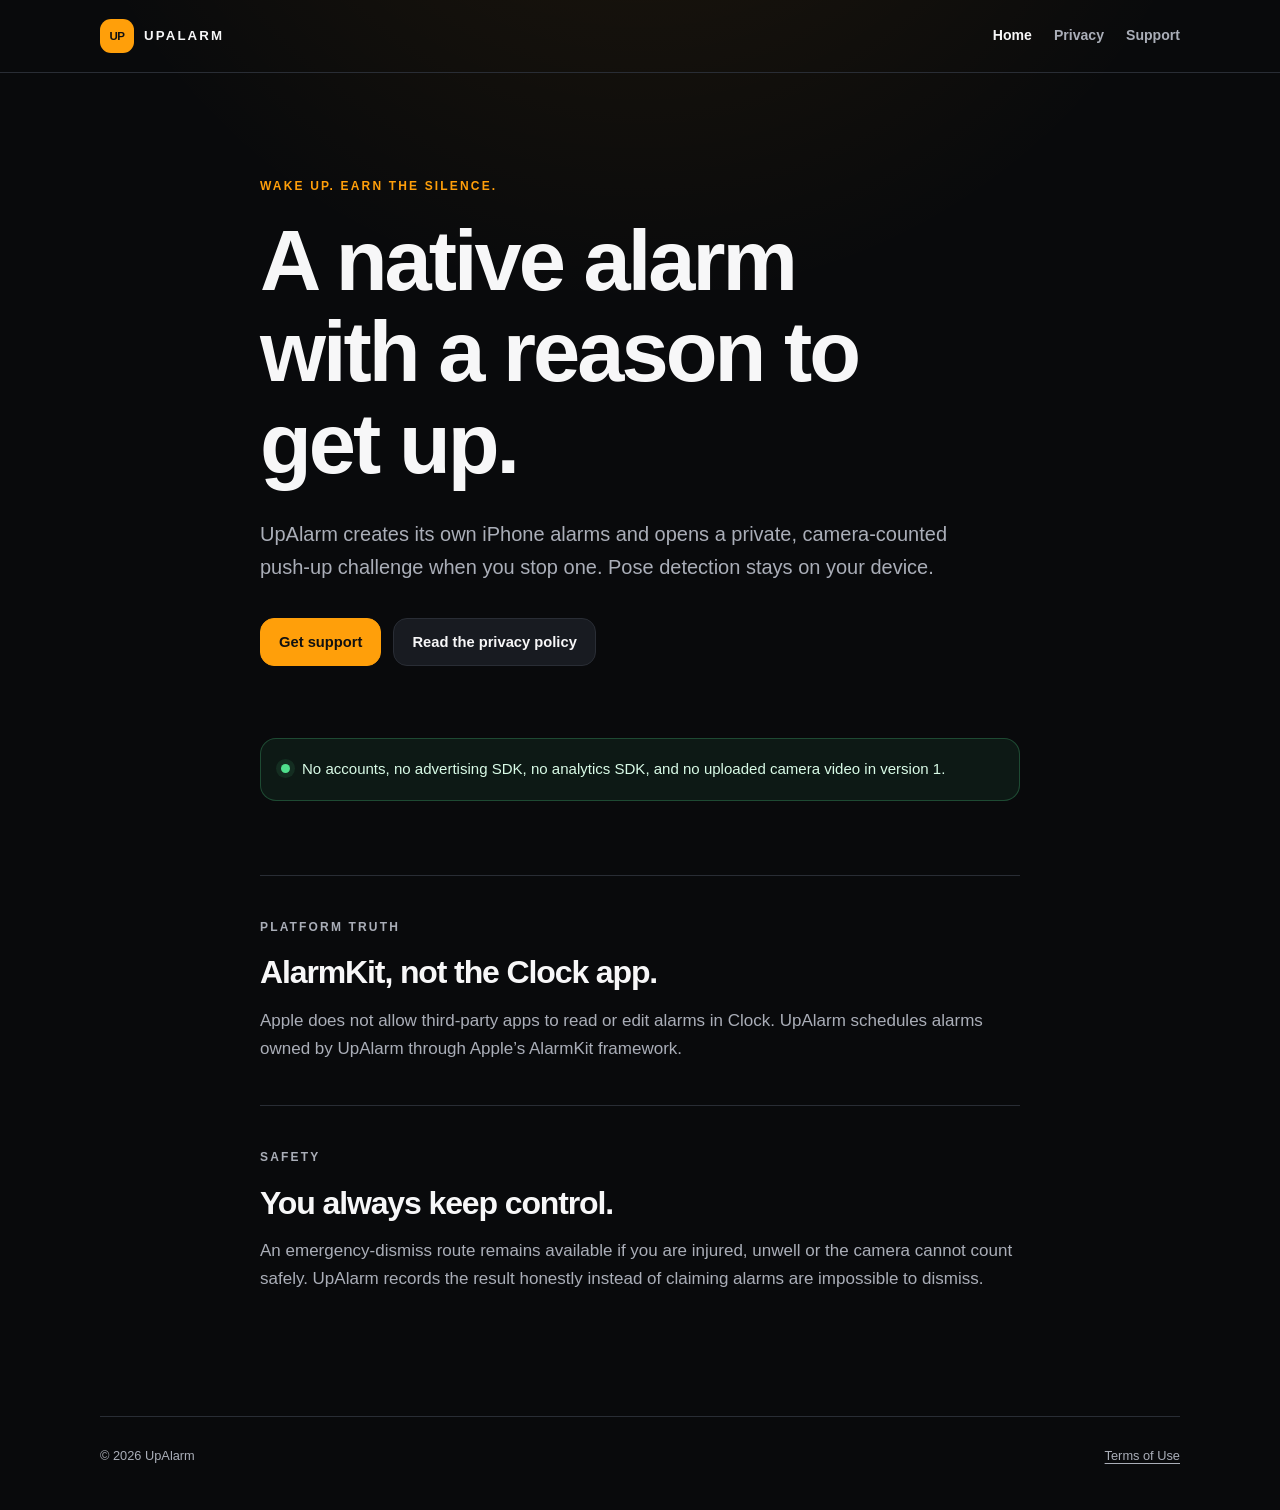
<file: index.html>
<!doctype html>
<html lang="en-GB">
<head>
  <meta charset="utf-8">
  <meta name="viewport" content="width=device-width, initial-scale=1">
  <meta name="description" content="UpAlarm support and privacy information.">
  <title>UpAlarm — Support and privacy</title>
  <link rel="icon" href="favicon.svg" type="image/svg+xml">
  <link rel="stylesheet" href="styles.css">
</head>
<body>
  <header class="site-header">
    <nav class="site-nav" aria-label="Primary navigation">
      <a class="brand" href="index.html" aria-current="page"><span class="brand-mark">UP</span> UPALARM</a>
      <div class="nav-links">
        <a href="index.html" aria-current="page">Home</a>
        <a href="privacy.html">Privacy</a>
        <a href="support.html">Support</a>
      </div>
    </nav>
  </header>

  <main>
    <section class="hero">
      <p class="eyebrow">Wake up. Earn the silence.</p>
      <h1>A native alarm with a reason to get up.</h1>
      <p class="lede">UpAlarm creates its own iPhone alarms and opens a private, camera-counted push-up challenge when you stop one. Pose detection stays on your device.</p>
      <div class="actions">
        <a class="button primary" href="support.html">Get support</a>
        <a class="button" href="privacy.html">Read the privacy policy</a>
      </div>
    </section>

    <p class="trust-line"><span class="trust-dot" aria-hidden="true"></span><span>No accounts, no advertising SDK, no analytics SDK, and no uploaded camera video in version 1.</span></p>

    <section class="document-section">
      <p class="eyebrow">Platform truth</p>
      <h2>AlarmKit, not the Clock app.</h2>
      <p>Apple does not allow third-party apps to read or edit alarms in Clock. UpAlarm schedules alarms owned by UpAlarm through Apple’s AlarmKit framework.</p>
    </section>

    <section class="document-section">
      <p class="eyebrow">Safety</p>
      <h2>You always keep control.</h2>
      <p>An emergency-dismiss route remains available if you are injured, unwell or the camera cannot count safely. UpAlarm records the result honestly instead of claiming alarms are impossible to dismiss.</p>
    </section>
  </main>

  <footer class="site-footer">
    <p>© 2026 UpAlarm</p>
    <p><a href="https://www.apple.com/legal/internet-services/itunes/dev/stdeula/">Terms of Use</a></p>
  </footer>
</body>
</html>
</file>
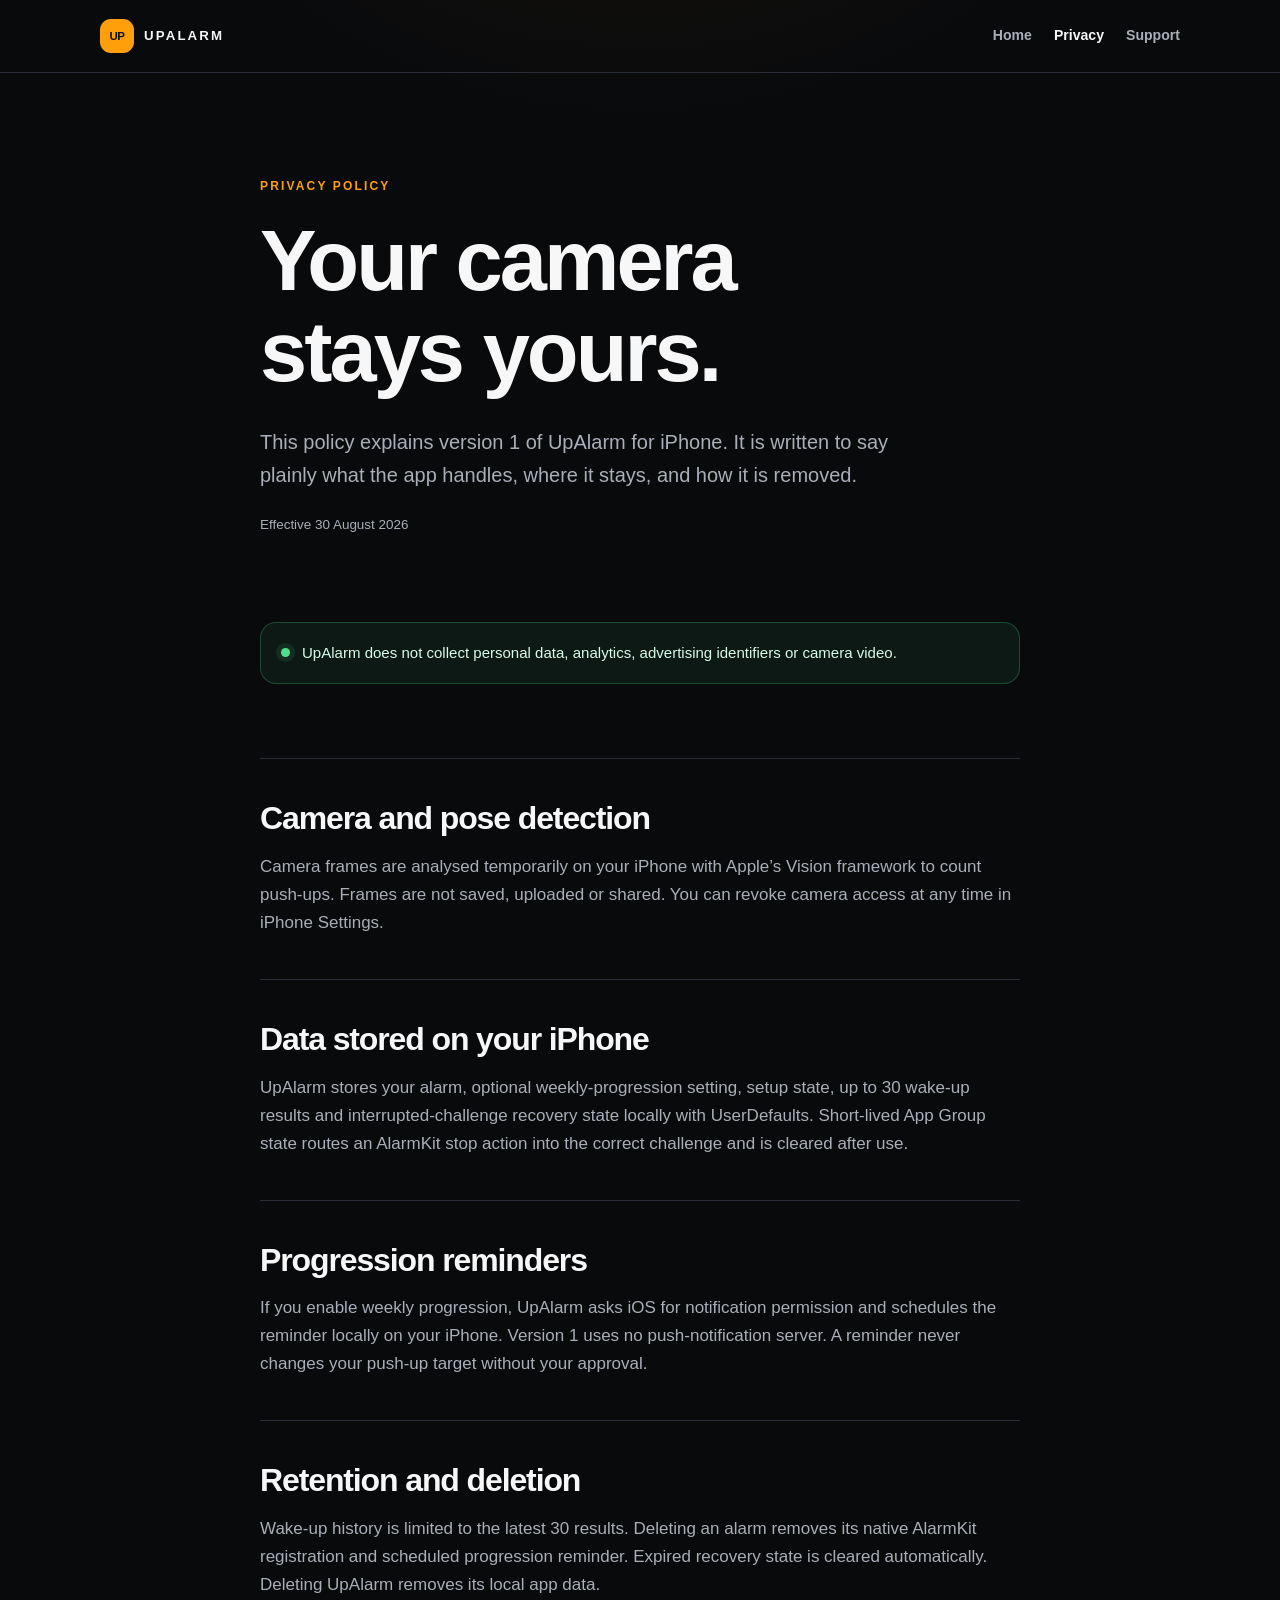
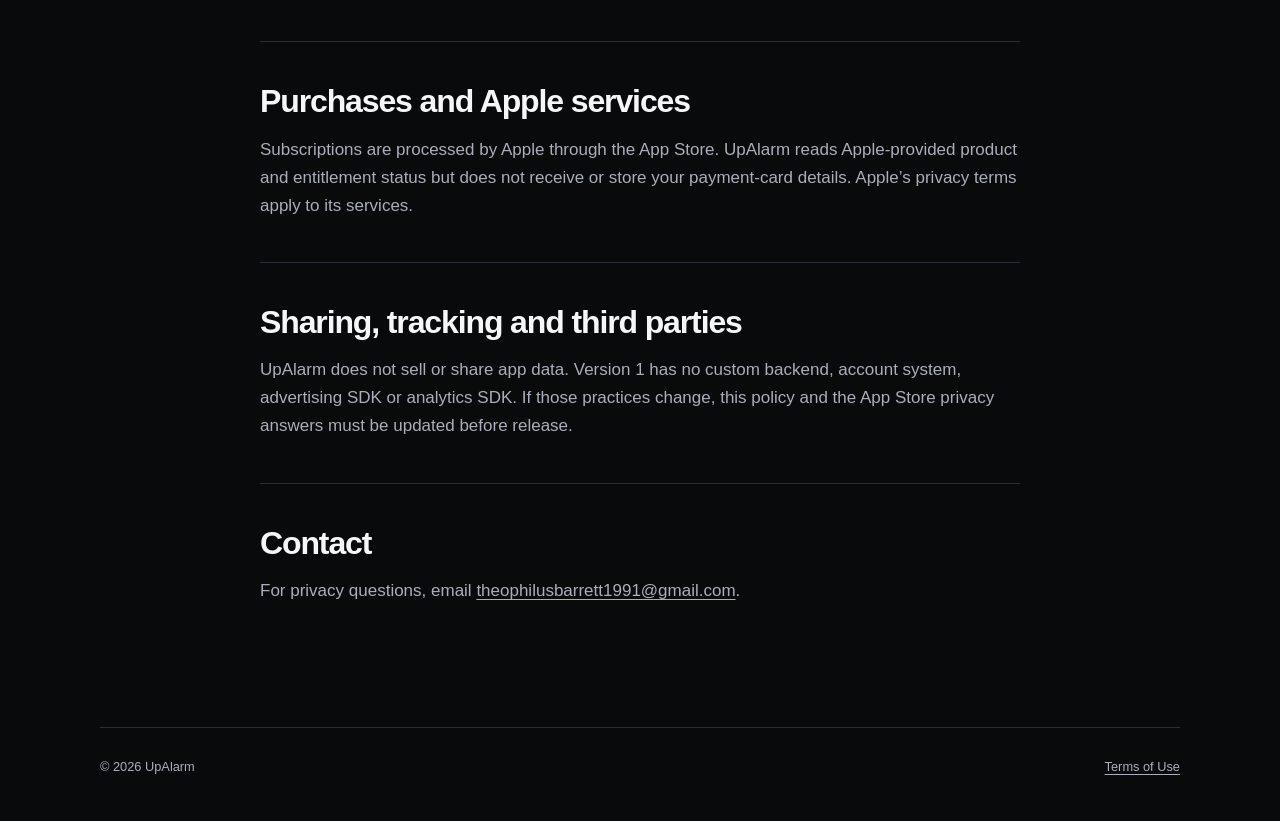
<file: privacy.html>
<!doctype html>
<html lang="en-GB">
<head>
  <meta charset="utf-8">
  <meta name="viewport" content="width=device-width, initial-scale=1">
  <meta name="description" content="UpAlarm privacy policy.">
  <title>Privacy policy — UpAlarm</title>
  <link rel="icon" href="favicon.svg" type="image/svg+xml">
  <link rel="stylesheet" href="styles.css">
</head>
<body>
  <header class="site-header">
    <nav class="site-nav" aria-label="Primary navigation">
      <a class="brand" href="index.html"><span class="brand-mark">UP</span> UPALARM</a>
      <div class="nav-links">
        <a href="index.html">Home</a>
        <a href="privacy.html" aria-current="page">Privacy</a>
        <a href="support.html">Support</a>
      </div>
    </nav>
  </header>

  <main>
    <section class="hero">
      <p class="eyebrow">Privacy policy</p>
      <h1>Your camera stays yours.</h1>
      <p class="lede">This policy explains version 1 of UpAlarm for iPhone. It is written to say plainly what the app handles, where it stays, and how it is removed.</p>
      <p class="meta">Effective 30 August 2026</p>
    </section>

    <p class="trust-line"><span class="trust-dot" aria-hidden="true"></span><span>UpAlarm does not collect personal data, analytics, advertising identifiers or camera video.</span></p>

    <section class="document-section">
      <h2>Camera and pose detection</h2>
      <p>Camera frames are analysed temporarily on your iPhone with Apple’s Vision framework to count push-ups. Frames are not saved, uploaded or shared. You can revoke camera access at any time in iPhone Settings.</p>
    </section>

    <section class="document-section">
      <h2>Data stored on your iPhone</h2>
      <p>UpAlarm stores your alarm, optional weekly-progression setting, setup state, up to 30 wake-up results and interrupted-challenge recovery state locally with UserDefaults. Short-lived App Group state routes an AlarmKit stop action into the correct challenge and is cleared after use.</p>
    </section>

    <section class="document-section">
      <h2>Progression reminders</h2>
      <p>If you enable weekly progression, UpAlarm asks iOS for notification permission and schedules the reminder locally on your iPhone. Version 1 uses no push-notification server. A reminder never changes your push-up target without your approval.</p>
    </section>

    <section class="document-section">
      <h2>Retention and deletion</h2>
      <p>Wake-up history is limited to the latest 30 results. Deleting an alarm removes its native AlarmKit registration and scheduled progression reminder. Expired recovery state is cleared automatically. Deleting UpAlarm removes its local app data.</p>
    </section>

    <section class="document-section">
      <h2>Purchases and Apple services</h2>
      <p>Subscriptions are processed by Apple through the App Store. UpAlarm reads Apple-provided product and entitlement status but does not receive or store your payment-card details. Apple’s privacy terms apply to its services.</p>
    </section>

    <section class="document-section">
      <h2>Sharing, tracking and third parties</h2>
      <p>UpAlarm does not sell or share app data. Version 1 has no custom backend, account system, advertising SDK or analytics SDK. If those practices change, this policy and the App Store privacy answers must be updated before release.</p>
    </section>

    <section class="document-section">
      <h2>Contact</h2>
      <p>For privacy questions, email <a href="mailto:theophilusbarrett1991@gmail.com">theophilusbarrett1991@gmail.com</a>.</p>
    </section>
  </main>

  <footer class="site-footer">
    <p>© 2026 UpAlarm</p>
    <p><a href="https://www.apple.com/legal/internet-services/itunes/dev/stdeula/">Terms of Use</a></p>
  </footer>
</body>
</html>
</file>
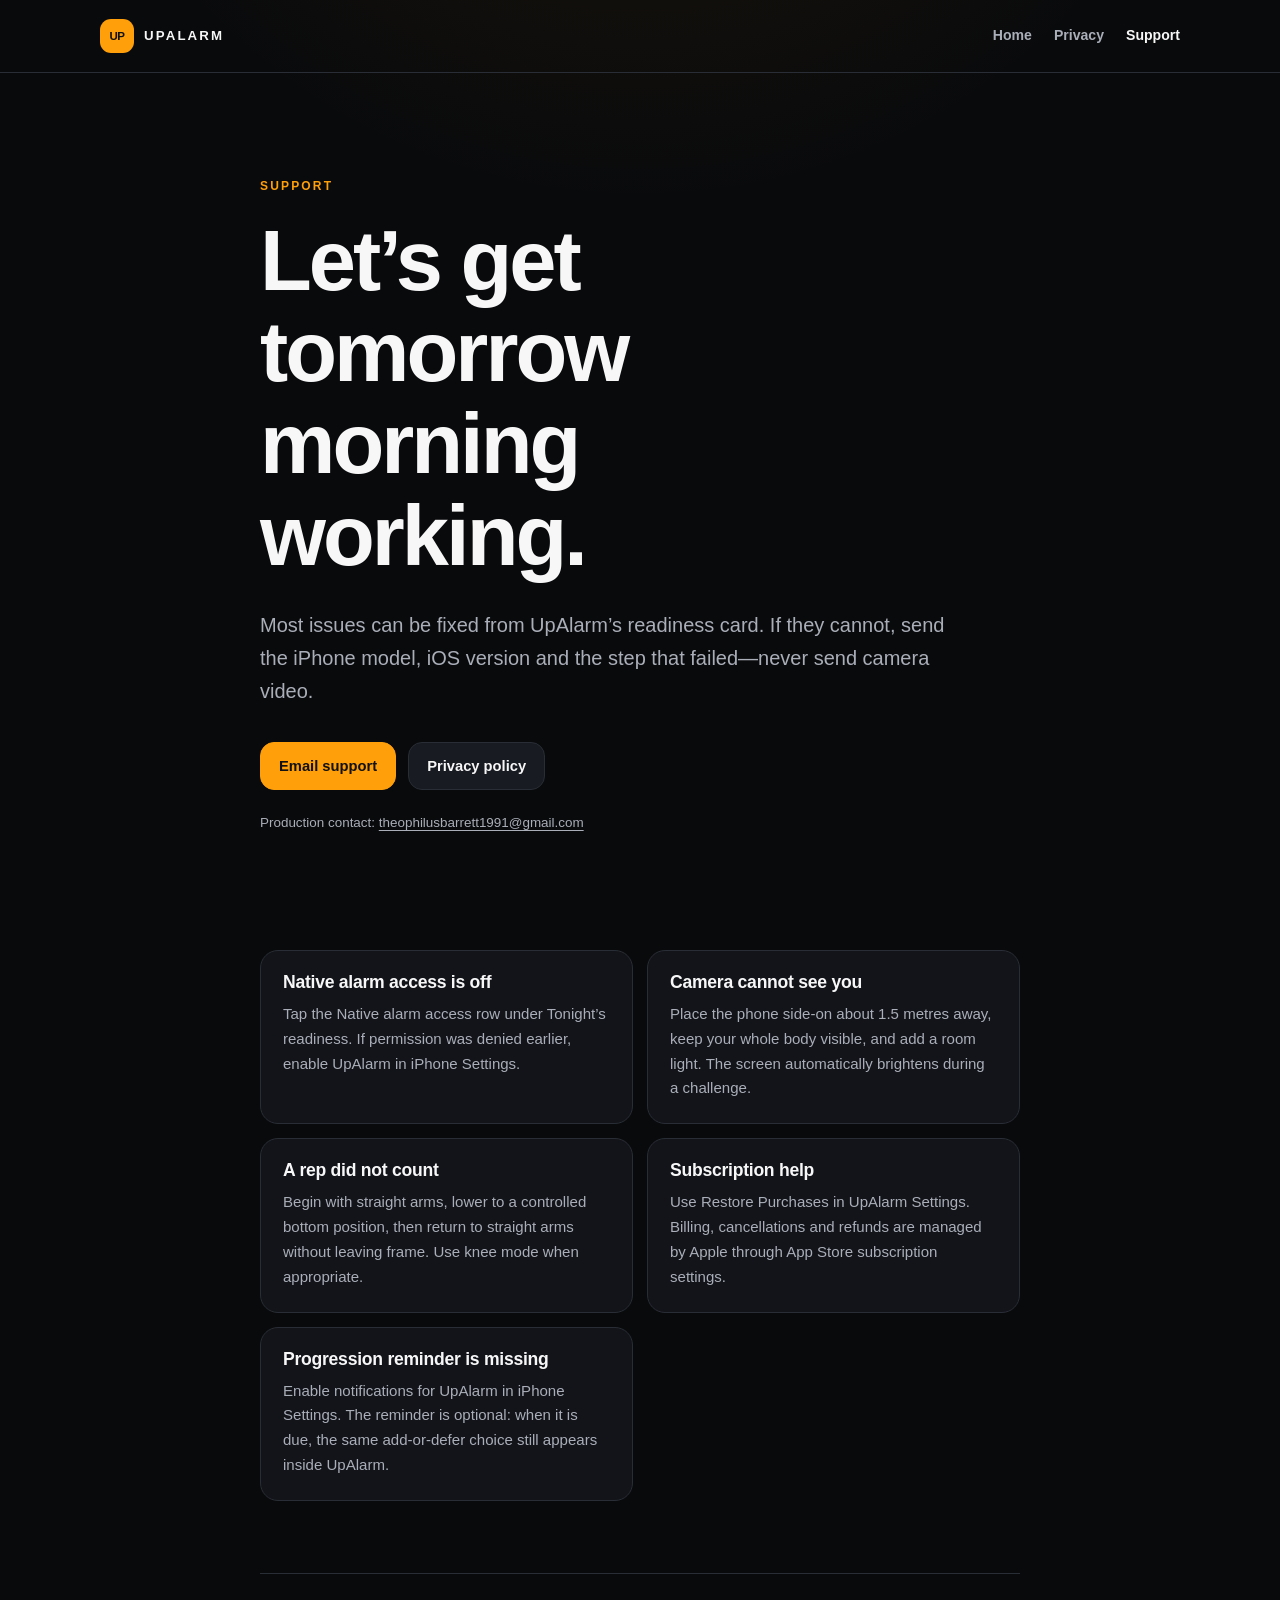
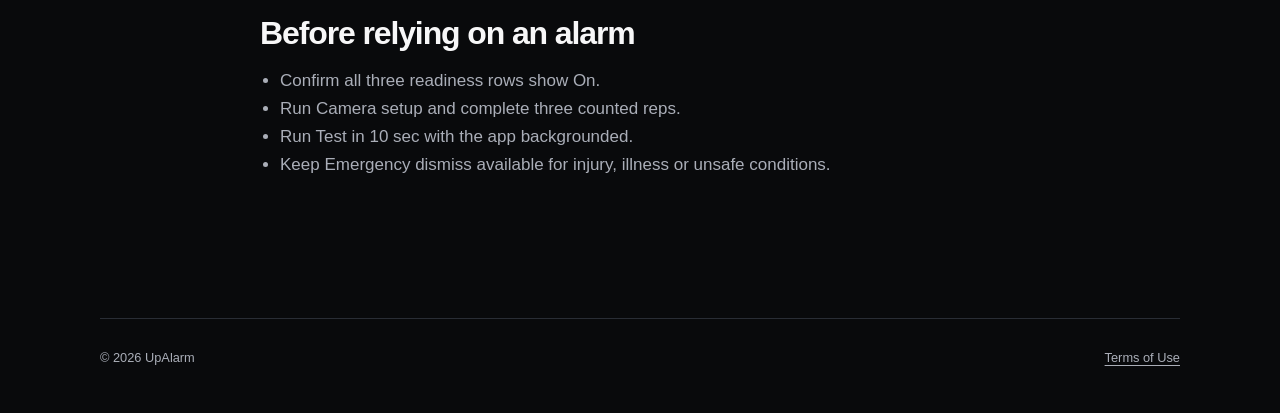
<file: support.html>
<!doctype html>
<html lang="en-GB">
<head>
  <meta charset="utf-8">
  <meta name="viewport" content="width=device-width, initial-scale=1">
  <meta name="description" content="Get help with UpAlarm for iPhone.">
  <title>Support — UpAlarm</title>
  <link rel="icon" href="favicon.svg" type="image/svg+xml">
  <link rel="stylesheet" href="styles.css">
</head>
<body>
  <header class="site-header">
    <nav class="site-nav" aria-label="Primary navigation">
      <a class="brand" href="index.html"><span class="brand-mark">UP</span> UPALARM</a>
      <div class="nav-links">
        <a href="index.html">Home</a>
        <a href="privacy.html">Privacy</a>
        <a href="support.html" aria-current="page">Support</a>
      </div>
    </nav>
  </header>

  <main>
    <section class="hero">
      <p class="eyebrow">Support</p>
      <h1>Let’s get tomorrow morning working.</h1>
      <p class="lede">Most issues can be fixed from UpAlarm’s readiness card. If they cannot, send the iPhone model, iOS version and the step that failed—never send camera video.</p>
      <div class="actions">
        <a class="button primary" href="mailto:theophilusbarrett1991@gmail.com">Email support</a>
        <a class="button" href="privacy.html">Privacy policy</a>
      </div>
      <p class="meta">Production contact: <a href="mailto:theophilusbarrett1991@gmail.com">theophilusbarrett1991@gmail.com</a></p>
    </section>

    <div class="support-grid" aria-label="Common support topics">
      <section class="support-card">
        <h2>Native alarm access is off</h2>
        <p>Tap the Native alarm access row under Tonight’s readiness. If permission was denied earlier, enable UpAlarm in iPhone Settings.</p>
      </section>
      <section class="support-card">
        <h2>Camera cannot see you</h2>
        <p>Place the phone side-on about 1.5 metres away, keep your whole body visible, and add a room light. The screen automatically brightens during a challenge.</p>
      </section>
      <section class="support-card">
        <h2>A rep did not count</h2>
        <p>Begin with straight arms, lower to a controlled bottom position, then return to straight arms without leaving frame. Use knee mode when appropriate.</p>
      </section>
      <section class="support-card">
        <h2>Subscription help</h2>
        <p>Use Restore Purchases in UpAlarm Settings. Billing, cancellations and refunds are managed by Apple through App Store subscription settings.</p>
      </section>
      <section class="support-card">
        <h2>Progression reminder is missing</h2>
        <p>Enable notifications for UpAlarm in iPhone Settings. The reminder is optional: when it is due, the same add-or-defer choice still appears inside UpAlarm.</p>
      </section>
    </div>

    <section class="document-section">
      <h2>Before relying on an alarm</h2>
      <ul>
        <li>Confirm all three readiness rows show On.</li>
        <li>Run Camera setup and complete three counted reps.</li>
        <li>Run Test in 10 sec with the app backgrounded.</li>
        <li>Keep Emergency dismiss available for injury, illness or unsafe conditions.</li>
      </ul>
    </section>
  </main>

  <footer class="site-footer">
    <p>© 2026 UpAlarm</p>
    <p><a href="https://www.apple.com/legal/internet-services/itunes/dev/stdeula/">Terms of Use</a></p>
  </footer>
</body>
</html>
</file>
<file: styles.css>
:root {
  color-scheme: dark;
  --background: #090a0c;
  --surface: #121419;
  --surface-raised: #181b21;
  --text: #f7f7f8;
  --muted: #aaaeb8;
  --rule: #292d35;
  --accent: #ff9f0a;
  --accent-soft: rgb(255 159 10 / 12%);
  --success: #4fdf8c;
  --content: 760px;
  font-family: ui-rounded, -apple-system, BlinkMacSystemFont, "SF Pro Rounded", "Segoe UI", sans-serif;
  font-synthesis: none;
}

* {
  box-sizing: border-box;
}

html {
  background: var(--background);
  scroll-behavior: smooth;
}

body {
  min-width: 320px;
  margin: 0;
  background:
    radial-gradient(circle at 50% -20%, rgb(255 159 10 / 10%), transparent 38rem),
    var(--background);
  color: var(--text);
  font-size: 17px;
  line-height: 1.65;
  text-rendering: optimizeLegibility;
}

a {
  color: inherit;
  text-underline-offset: 0.2em;
}

a:hover {
  color: var(--accent);
}

a:focus-visible {
  outline: 3px solid var(--accent);
  outline-offset: 4px;
  border-radius: 4px;
}

.site-header {
  border-bottom: 1px solid var(--rule);
}

.site-nav {
  width: min(calc(100% - 40px), 1080px);
  min-height: 72px;
  margin: 0 auto;
  display: flex;
  align-items: center;
  justify-content: space-between;
  gap: 24px;
}

.brand {
  display: inline-flex;
  align-items: center;
  gap: 10px;
  font-size: 0.83rem;
  font-weight: 800;
  letter-spacing: 0.16em;
  text-decoration: none;
}

.brand-mark {
  width: 34px;
  height: 34px;
  display: grid;
  place-items: center;
  border-radius: 11px;
  background: var(--accent);
  color: #111;
  font-size: 0.72rem;
  letter-spacing: -0.04em;
}

.nav-links {
  display: flex;
  align-items: center;
  gap: 22px;
  font-size: 0.88rem;
  font-weight: 650;
}

.nav-links a {
  color: var(--muted);
  text-decoration: none;
}

.nav-links a[aria-current="page"],
.nav-links a:hover {
  color: var(--text);
}

main {
  width: min(calc(100% - 40px), var(--content));
  margin: 0 auto;
}

.hero {
  padding: 104px 0 72px;
}

.eyebrow {
  margin: 0 0 18px;
  color: var(--accent);
  font-size: 0.75rem;
  font-weight: 800;
  letter-spacing: 0.18em;
  text-transform: uppercase;
}

h1,
h2 {
  margin: 0;
  letter-spacing: -0.035em;
  line-height: 1.08;
}

h1 {
  max-width: 14ch;
  font-size: clamp(2.7rem, 7vw, 5.3rem);
}

h2 {
  font-size: clamp(1.45rem, 3vw, 2rem);
}

.lede {
  max-width: 62ch;
  margin: 28px 0 0;
  color: var(--muted);
  font-size: clamp(1.05rem, 2vw, 1.25rem);
}

.actions {
  margin-top: 34px;
  display: flex;
  flex-wrap: wrap;
  gap: 12px;
}

.button {
  min-height: 48px;
  padding: 11px 18px;
  display: inline-flex;
  align-items: center;
  justify-content: center;
  border: 1px solid var(--rule);
  border-radius: 14px;
  background: var(--surface-raised);
  font-size: 0.92rem;
  font-weight: 750;
  text-decoration: none;
}

.button.primary {
  border-color: var(--accent);
  background: var(--accent);
  color: #111;
}

.button:hover {
  border-color: var(--accent);
  color: var(--text);
}

.button.primary:hover {
  color: #111;
  filter: brightness(1.08);
}

.trust-line {
  margin: 0 0 74px;
  padding: 18px 20px;
  display: flex;
  align-items: flex-start;
  gap: 12px;
  border: 1px solid rgb(79 223 140 / 25%);
  border-radius: 16px;
  background: rgb(79 223 140 / 7%);
  color: #d9fbe7;
  font-size: 0.94rem;
}

.trust-dot {
  flex: 0 0 auto;
  width: 9px;
  height: 9px;
  margin-top: 0.48rem;
  border-radius: 50%;
  background: var(--success);
  box-shadow: 0 0 0 5px rgb(79 223 140 / 10%);
}

.document-section {
  padding: 42px 0;
  border-top: 1px solid var(--rule);
}

.document-section p,
.document-section li {
  color: var(--muted);
}

.document-section p:last-child {
  margin-bottom: 0;
}

.document-section strong {
  color: var(--text);
}

.document-section ul {
  padding-left: 1.25rem;
}

.meta {
  margin-top: 22px;
  color: var(--muted);
  font-size: 0.84rem;
}

.meta a,
.document-section a {
  overflow-wrap: anywhere;
}

.support-grid {
  display: grid;
  grid-template-columns: repeat(2, minmax(0, 1fr));
  gap: 14px;
  margin: 30px 0 72px;
}

.support-card {
  min-height: 150px;
  padding: 22px;
  border: 1px solid var(--rule);
  border-radius: 18px;
  background: var(--surface);
}

.support-card h2 {
  font-size: 1.1rem;
  letter-spacing: -0.015em;
}

.support-card p {
  margin: 10px 0 0;
  color: var(--muted);
  font-size: 0.94rem;
}

.contact-placeholder {
  display: inline-block;
  padding: 2px 8px;
  border: 1px dashed var(--accent);
  border-radius: 7px;
  background: var(--accent-soft);
  color: var(--accent);
  font-family: ui-monospace, "SFMono-Regular", Menlo, monospace;
  font-size: 0.88em;
}

.site-footer {
  width: min(calc(100% - 40px), 1080px);
  margin: 80px auto 0;
  padding: 28px 0 44px;
  display: flex;
  justify-content: space-between;
  gap: 24px;
  border-top: 1px solid var(--rule);
  color: var(--muted);
  font-size: 0.8rem;
}

.site-footer p {
  margin: 0;
}

@media (max-width: 620px) {
  body {
    font-size: 16px;
  }

  .site-nav {
    min-height: 64px;
  }

  .nav-links {
    gap: 14px;
  }

  .nav-links a:first-child {
    display: none;
  }

  .hero {
    padding: 72px 0 54px;
  }

  .support-grid {
    grid-template-columns: 1fr;
  }

  .site-footer {
    margin-top: 56px;
    flex-direction: column;
    gap: 8px;
  }
}

@media (prefers-reduced-motion: reduce) {
  html {
    scroll-behavior: auto;
  }
}
</file>
